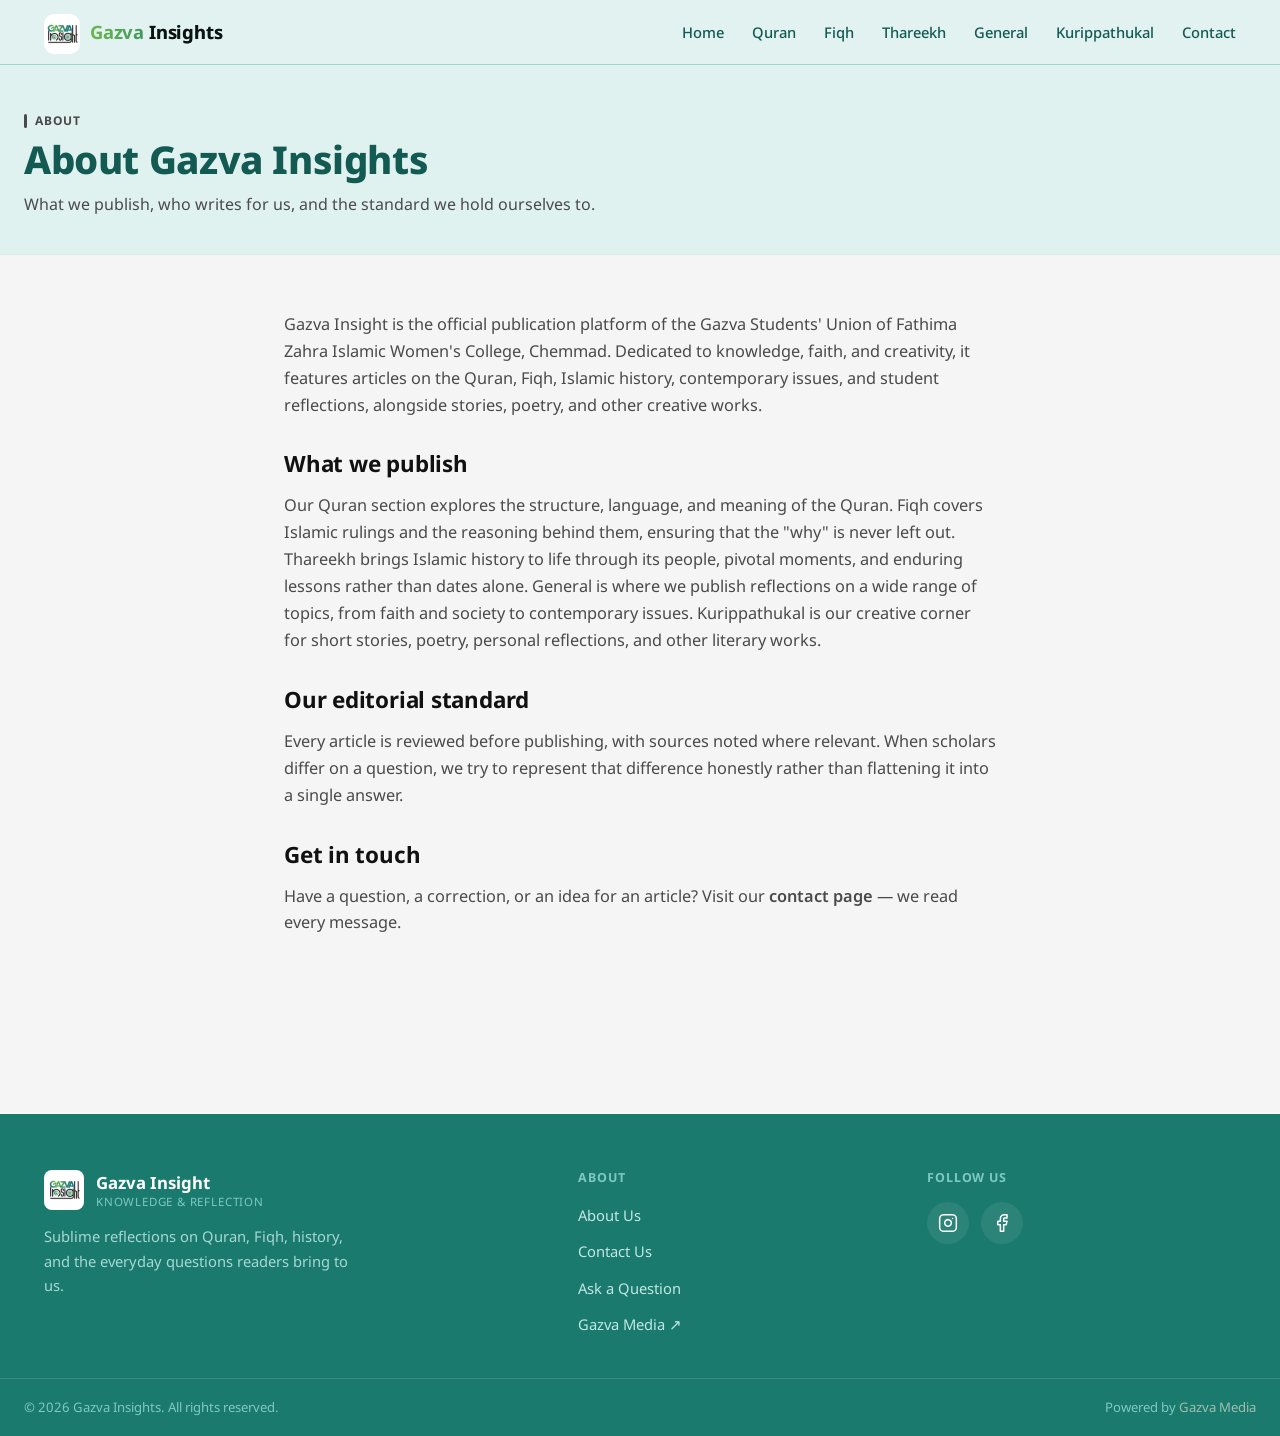
<file: gazva-insights/about.html>
<!DOCTYPE html>
<html lang="en">
<head>
  <meta charset="UTF-8" />
  <meta name="viewport" content="width=device-width, initial-scale=1.0" />
  <title>About — Gazva Insights</title>
  <meta name="description" content="About Gazva Insights — what we publish, who writes for us, and why." />
  <link rel="preconnect" href="https://fonts.googleapis.com" />
  <link rel="preconnect" href="https://fonts.gstatic.com" crossorigin />
  <link href="https://fonts.googleapis.com/css2?family=Noto+Sans:wght@400;500;600;700;800&family=Noto+Sans+Malayalam:wght@400;500;600;700&display=swap" rel="stylesheet" />
  <link rel="stylesheet" href="css/styles.css" />
</head>
<body>
  <a href="#main" class="skip-link">Skip to content</a>

  <div id="siteHeader"></div>

  <main id="main">
    <div class="page-banner">
      <div class="page-banner__inner">
        <span class="eyebrow cat-general">About</span>
        <h1>About Gazva Insights</h1>
        <p>What we publish, who writes for us, and the standard we hold ourselves to.</p>
      </div>
    </div>

    <section class="about-content">
      <p>Gazva Insight is the official publication platform of the Gazva Students' Union of Fathima Zahra Islamic Women's College, Chemmad. Dedicated to knowledge, faith, and creativity, it features articles on the Quran, Fiqh, Islamic history, contemporary issues, and student reflections, alongside stories, poetry, and other creative works.</p>

      <h2>What we publish</h2>
      <p>Our Quran section explores the structure, language, and meaning of the Quran. Fiqh covers Islamic rulings and the reasoning behind them, ensuring that the "why" is never left out. Thareekh brings Islamic history to life through its people, pivotal moments, and enduring lessons rather than dates alone. General is where we publish reflections on a wide range of topics, from faith and society to contemporary issues. Kurippathukal is our creative corner for short stories, poetry, personal reflections, and other literary works.</p>
      <h2>Our editorial standard</h2>
      <p>Every article is reviewed before publishing, with sources noted where relevant. When scholars differ on a question, we try to represent that difference honestly rather than flattening it into a single answer.</p>

      <h2>Get in touch</h2>
      <p>Have a question, a correction, or an idea for an article? Visit our <a href="contact.html" style="color: var(--forest-dark); font-weight: 600;">contact page</a> — we read every message.</p>
    </section>
  </main>

  <div id="siteFooter"></div>

  <script src="js/component.js"></script>
  <script src="js/form.js"></script>
  <script src="js/main.js"></script>
</body>
</html>
</file>
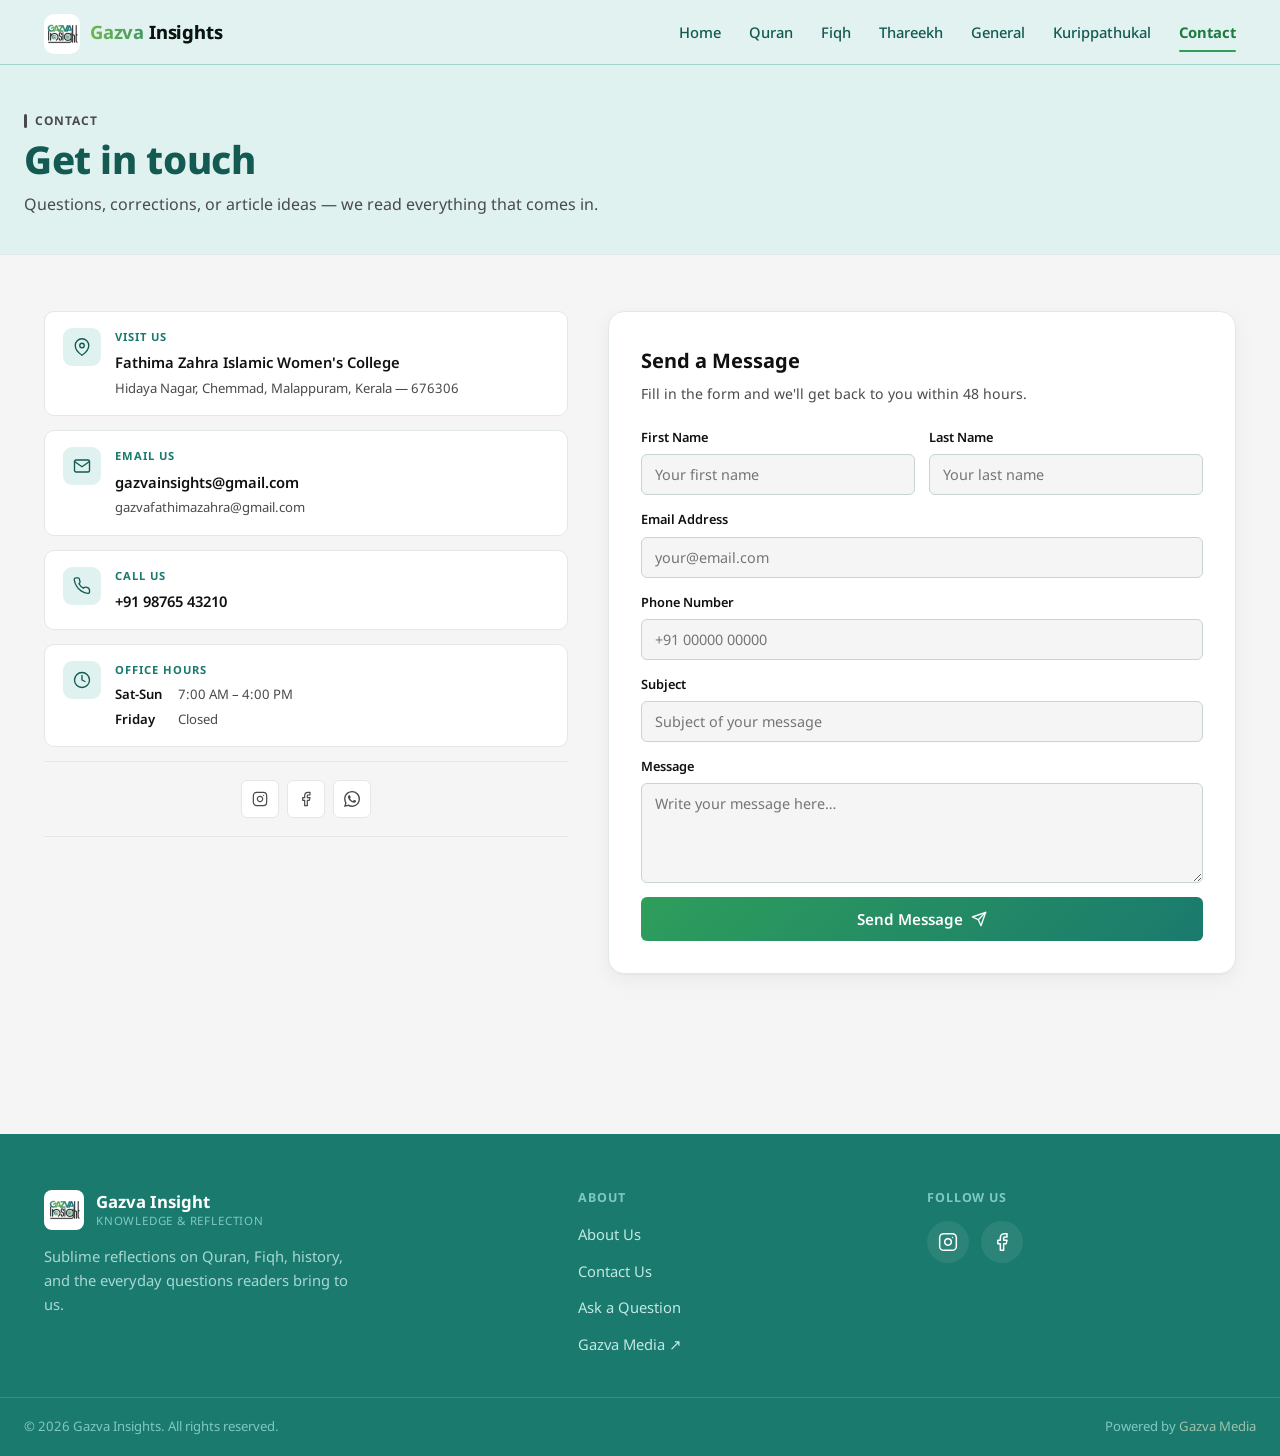
<file: gazva-insights/contact.html>
<!DOCTYPE html>
<html lang="en">
<head>
  <meta charset="UTF-8" />
  <meta name="viewport" content="width=device-width, initial-scale=1.0" />
  <title>Contact — Gazva Insights</title>
  <meta name="description" content="Get in touch with Gazva Insights by email, phone, WhatsApp, or our contact form." />
  <link rel="preconnect" href="https://fonts.googleapis.com" />
  <link rel="preconnect" href="https://fonts.gstatic.com" crossorigin />
  <link href="https://fonts.googleapis.com/css2?family=Noto+Sans:wght@400;500;600;700;800&family=Noto+Sans+Malayalam:wght@400;500;600;700&display=swap" rel="stylesheet" />
  <link rel="stylesheet" href="css/styles.css" />
</head>
<body>
  <a href="#main" class="skip-link">Skip to content</a>

  <div id="siteHeader"></div>

  <main id="main">
    <div class="page-banner">
      <div class="page-banner__inner">
        <span class="eyebrow cat-general">Contact</span>
        <h1>Get in touch</h1>
        <p>Questions, corrections, or article ideas — we read everything that comes in.</p>
      </div>
    </div>
 

<section class="contact-section">
  <div class="contact-wrap">

    <!-- LEFT: Info -->
    <div class="contact-info">

      <div class="contact-info-card">
        <div class="cic-icon">
          <svg width="18" height="18" viewBox="0 0 24 24" fill="none" stroke="currentColor" stroke-width="1.8" stroke-linecap="round" stroke-linejoin="round" aria-hidden="true">
            <path d="M21 10c0 7-9 13-9 13s-9-6-9-13a9 9 0 0 1 18 0z"/><circle cx="12" cy="10" r="3"/>
          </svg>
        </div>
        <div>
          <p class="cic-label">Visit Us</p>
          <p class="cic-value">Fathima Zahra Islamic Women's College</p>
          <p class="cic-sub">Hidaya Nagar, Chemmad, Malappuram, Kerala — 676306</p>
        </div>
      </div>

      <div class="contact-info-card">
        <div class="cic-icon">
          <svg width="18" height="18" viewBox="0 0 24 24" fill="none" stroke="currentColor" stroke-width="1.8" stroke-linecap="round" stroke-linejoin="round" aria-hidden="true">
            <path d="M4 4h16c1.1 0 2 .9 2 2v12c0 1.1-.9 2-2 2H4c-1.1 0-2-.9-2-2V6c0-1.1.9-2 2-2z"/><polyline points="22,6 12,13 2,6"/>
          </svg>
        </div>
        <div>
          <p class="cic-label">Email Us</p>
          <a class="cic-value" href="mailto:gazvainsights@gmail.com">gazvainsights@gmail.com</a>
          <p class="cic-sub"><a href="mailto:gazvafathimazahra@gmail.com">gazvafathimazahra@gmail.com</a></p>
        </div>
      </div>

      <div class="contact-info-card">
        <div class="cic-icon">
          <svg width="18" height="18" viewBox="0 0 24 24" fill="none" stroke="currentColor" stroke-width="1.8" stroke-linecap="round" stroke-linejoin="round" aria-hidden="true">
            <path d="M22 16.92v3a2 2 0 0 1-2.18 2 19.79 19.79 0 0 1-8.63-3.07A19.5 19.5 0 0 1 4.69 12a19.79 19.79 0 0 1-3.07-8.67A2 2 0 0 1 3.6 1.24h3a2 2 0 0 1 2 1.72c.127.96.361 1.903.7 2.81a2 2 0 0 1-.45 2.11L7.91 8.96a16 16 0 0 0 6 6l.92-.92a2 2 0 0 1 2.11-.45c.907.339 1.85.573 2.81.7a2 2 0 0 1 1.72 2.02z"/>
          </svg>
        </div>
        <div>
          <p class="cic-label">Call Us</p>
          <a class="cic-value" href="tel:+919876543210">+91 98765 43210</a>
        </div>
      </div>

      <div class="contact-info-card">
        <div class="cic-icon">
          <svg width="18" height="18" viewBox="0 0 24 24" fill="none" stroke="currentColor" stroke-width="1.8" stroke-linecap="round" stroke-linejoin="round" aria-hidden="true">
            <circle cx="12" cy="12" r="10"/><polyline points="12 6 12 12 16 14"/>
          </svg>
        </div>
        <div style="width:100%">
          <p class="cic-label">Office Hours</p>
          <div class="cic-hours">
            <span class="cic-day">Sat-Sun</span><span class="cic-time">7:00 AM – 4:00 PM</span>
            <span class="cic-day">Friday</span><span class="cic-time">Closed</span>
          </div>
        </div>
      </div>

      <div class="contact-social-row">
  <a href="https://instagram.com/gazvafathimazahra/" class="contact-social-btn" target="_blank" rel="noopener">
    <svg width="16" height="16" viewBox="0 0 24 24" fill="none" stroke="currentColor" stroke-width="1.8" stroke-linecap="round" stroke-linejoin="round" aria-hidden="true">
      <rect x="2" y="2" width="20" height="20" rx="5"/>
      <path d="M16 11.37A4 4 0 1 1 12.63 8 4 4 0 0 1 16 11.37z"/>
      <line x1="17.5" y1="6.5" x2="17.51" y2="6.5"/>
    </svg>
</a>

  <a href="https://www.facebook.com/people/Fathima-Zahra-Islamic-Womens-College-Chemmad-Students-Union-GAZVA/" class="contact-social-btn" target="_blank" rel="noopener">
    <svg width="16" height="16" viewBox="0 0 24 24" fill="none" stroke="currentColor" stroke-width="1.8" stroke-linecap="round" stroke-linejoin="round" aria-hidden="true">
      <path d="M18 2h-3a5 5 0 0 0-5 5v3H7v4h3v8h4v-8h3l1-4h-4V7a1 1 0 0 1 1-1h3z"/>
    </svg>
  </a>


 <a href="https://wa.me/919000000000" class="contact-social-btn" target="_blank" rel="noopener">
  <svg width="16" height="16" viewBox="0 0 24 24" fill="currentColor" aria-hidden="true">
    <path d="M20.52 3.48A11.82 11.82 0 0 0 12.07 0C5.5 0 .15 5.35.15 11.92c0 2.1.55 4.15 1.59 5.96L0 24l6.29-1.65a11.9 11.9 0 0 0 5.78 1.47h.01C18.65 23.82 24 18.47 24 11.9c0-3.18-1.24-6.17-3.48-8.42ZM12.08 21.8h-.01a9.86 9.86 0 0 1-5.02-1.37l-.36-.21-3.73.98 1-3.64-.24-.37a9.83 9.83 0 0 1-1.52-5.27c0-5.44 4.43-9.87 9.88-9.87a9.8 9.8 0 0 1 6.98 2.89 9.8 9.8 0 0 1 2.89 6.98c0 5.44-4.43 9.88-9.87 9.88Zm5.42-7.4c-.3-.15-1.77-.87-2.04-.97-.27-.1-.47-.15-.67.15-.2.3-.77.97-.95 1.17-.17.2-.35.22-.65.07-.3-.15-1.27-.47-2.42-1.49-.89-.8-1.49-1.79-1.67-2.09-.17-.3-.02-.46.13-.61.13-.13.3-.35.45-.52.15-.17.2-.3.3-.5.1-.2.05-.37-.03-.52-.08-.15-.67-1.62-.92-2.22-.24-.58-.49-.5-.67-.51h-.57c-.2 0-.52.07-.8.37-.27.3-1.05 1.02-1.05 2.49s1.07 2.89 1.22 3.09c.15.2 2.1 3.2 5.08 4.48.71.31 1.27.49 1.7.63.72.23 1.38.2 1.9.12.58-.09 1.77-.72 2.02-1.42.25-.69.25-1.29.17-1.42-.08-.12-.28-.2-.58-.35Z"/>
  </svg>
</a>
      </div>
    </div>


    <!-- RIGHT: Form -->
    <div class="contact-form-wrap">
      <div id="formContent">
        <p class="contact-form-title">Send a Message</p>
        <p class="contact-form-sub">Fill in the form and we'll get back to you within 48 hours.</p>

        <form id="contactForm" novalidate>
          <div class="cf-row">
            <div class="cf-group">
              <label for="firstName">First Name</label>
              <input type="text" id="firstName" name="firstName" placeholder="Your first name" required>
            </div>
            <div class="cf-group">
              <label for="lastName">Last Name</label>
              <input type="text" id="lastName" name="lastName" placeholder="Your last name">
            </div>
          </div>
          <div class="cf-group">
            <label for="email">Email Address</label>
            <input type="email" id="email" name="email" placeholder="your@email.com" required>
          </div>
          <div class="cf-group">
            <label for="phone">Phone Number</label>
            <input type="tel" id="phone" name="phone" placeholder="+91 00000 00000">
          </div>
          <div class="cf-group">
            <label for="subject">Subject</label>
            <input type="text" id="subject" name="subject" placeholder="Subject of your message" required>
          </div>
          <div class="cf-group">
            <label for="message">Message</label>
            <textarea id="message" name="message" placeholder="Write your message here…" required></textarea>
          </div>
          <button type="submit" class="cf-submit" id="submitBtn">
            Send Message
            <svg width="16" height="16" viewBox="0 0 24 24" fill="none" stroke="currentColor" stroke-width="2" stroke-linecap="round" stroke-linejoin="round" aria-hidden="true">
              <line x1="22" y1="2" x2="11" y2="13"/><polygon points="22 2 15 22 11 13 2 9 22 2"/>
            </svg>
          </button>
        </form>
      </div>

      <!-- Success state -->
      <div class="cf-success" id="formSuccess">
        <div class="cf-success-icon">
          <svg width="28" height="28" viewBox="0 0 24 24" fill="none" stroke="currentColor" stroke-width="2" stroke-linecap="round" stroke-linejoin="round" aria-hidden="true">
            <polyline points="20 6 9 17 4 12"/>
          </svg>
        </div>
        <p class="cf-success-title">Message Sent!</p>
        <p class="cf-success-text">Jazakallahu Khairan for reaching out.<br>We'll get back to you within 48 hours.</p>
        <button onclick="resetContactForm()" class="cf-reset-btn">Send Another Message</button>
      </div>
    </div>
</div>
  </div>
</section>
  </main>

  <div id="siteFooter"></div>

  <script src="js/component.js"></script>
  <script src="js/form.js"></script>
  <script src="js/main.js"></script>
  <script>
    document.addEventListener("DOMContentLoaded", function () {
      if (window.GazvaForms) {
        window.GazvaForms.bindWeb3Form("contactForm", "contactFormStatus", {
          subject: "New contact form submission — Gazva Insights",
        });
      }
    });
  </script>
</body>
</html>
</file>
<file: gazva-insights/css/styles.css>
/* ==========================================================================
   GAZVA INSIGHTS — Global Stylesheet
   Design tokens + shared components (navbar, footer, cards, sidebar, forms)
   ========================================================================== */

:root {
  /* ── Core surfaces ── */
  --paper:          #F5F5F5;      /* off-white page background */
  --paper-raised:   #FFFFFF;      /* card / panel surfaces */
  --ink:            #111111;      /* headings, strong text */
  --ink-soft:       #4A4A4A;      /* body text, descriptions */
  --ink-muted:      #888888;      /* meta, dates, captions */

  /* ── Brand green (primary) ── */
  --leaf:           #2E9E5B;      /* Forest Green — buttons, active states */
  --leaf-dark:      #1F7A42;
  --primary:        #6eb84f;      /* primary color */
    --primary2 :      #05697a;      /* secondary color */
  --leaf-light:     #E6F7ED;      /* green tint surfaces */

  /* ── Brand teal (secondary) ── */
  --teal:           #1A7A6E;      /* Deep Teal — secondary actions */
  --teal-dark:      #125A52;      /* hover on teal, footer headings */

  --teal-light:     #E0F2F0;      /* teal tint surfaces */

  /* ── Ocean blue (accent) ── */
  --blue:           #1C6B9A;      /* Ocean Blue — links, badges, highlights */
  --blue-dark:      #145078;      /* hover on blue */
  --blue-light:     #E3EFF7;      /* blue tint surfaces */

  /* ── Supporting tones ── */
  --mint:           #5CC48A;      /* lighter green — hover fills, icons */
  --teal-mid:       #2E9E8A;      /* mid teal — gradient midpoint */
  --sky:            #3A8FC4;      /* sky blue — softer blue uses */

  /* ── Logo gradient ── */
  --gradient-logo: linear-gradient(135deg, #3DB05C, #1A7A6E, #1C6B9A);
  --primary-gradient: linear-gradient(90deg, #6eb84f 0%, #05697a 100%);

  /* ── Borders ── */
  --line:           #E2E8E6;      /* default border */
  --line-strong:    #C8D4D0;      /* hover / emphasis border */

  /* ── Category wayfinding ── */
  --cat-quran:        #1A7A6E;    /* deep teal */
  --cat-fiqh:         #2E9E5B;    /* forest green */
  --cat-thareekh:     #1C6B9A;    /* ocean blue */
  --cat-general:      #4A4A4A;    /* ink soft */
  --cat-kurippathukal:#5CC48A;    /* mint */

  /* ── Type ── */
  --font-base:    "Noto Sans", "Noto Sans Malayalam", -apple-system, "Segoe UI", sans-serif;
  --font-display: "Noto Sans", "Noto Sans Malayalam", -apple-system, "Segoe UI", sans-serif;

  /* ── Layout ── */
  --max-width:     1240px;
  --radius-sm:     6px;
  --radius-md:     10px;
  --radius-lg:     16px;
  --shadow-card:   0 1px 2px rgba(17,17,17,0.04), 0 6px 20px rgba(17,17,17,0.05);
  --shadow-raised: 0 4px 10px rgba(17,17,17,0.06), 0 14px 32px rgba(17,17,17,0.08);
  --ease:          cubic-bezier(0.2, 0.7, 0.2, 1);
}

  
/* ---------- Reset ---------- */
* { box-sizing: border-box; }
html { scroll-behavior: smooth; }
body {
  margin: 0;
  font-family: var(--font-base);
  background: var(--paper);
  color: var(--ink);
  line-height: 1.65;
  -webkit-font-smoothing: antialiased;
}
img { max-width: 100%; display: block; }
a { color: inherit; text-decoration: none; }
ul { margin: 0; padding: 0; }
button { font-family: inherit; cursor: pointer; }
h1, h2, h3, h4 { font-family: var(--font-display); margin: 0; line-height: 1.25; letter-spacing: -0.01em; }
p { margin: 0; }

:focus-visible {
  outline: 2px solid var(--leaf);
  outline-offset: 3px;
  border-radius: 4px;
}

@media (prefers-reduced-motion: reduce) {
  *, *::before, *::after {
    animation-duration: 0.001ms !important;
    transition-duration: 0.001ms !important;
    scroll-behavior: auto !important;
  }
}

.container {
  max-width: var(--max-width);
  margin: 0 auto;
  padding: 0 24px;
}

/* ---------- Eyebrow ---------- */
.eyebrow {
  display: inline-flex;
  align-items: center;
  gap: 8px;
  font-size: 0.75rem;
  font-weight: 700;
  letter-spacing: 0.08em;
  text-transform: uppercase;
  color: var(--teal-dark);
}
.eyebrow::before {
  content: "";
  width: 3px;
  height: 14px;
  border-radius: 2px;
  background: var(--leaf);
  display: inline-block;
}

.eyebrow.cat-quran::before         { background: var(--cat-quran); }
.eyebrow.cat-fiqh::before          { background: var(--cat-fiqh); }
.eyebrow.cat-thareekh::before      { background: var(--cat-thareekh); }
.eyebrow.cat-general::before       { background: var(--cat-general); }
.eyebrow.cat-kurippathukal::before { background: var(--cat-kurippathukal); }

.eyebrow.cat-quran         { color: var(--cat-quran); }
.eyebrow.cat-fiqh          { color: var(--cat-fiqh); }
.eyebrow.cat-thareekh      { color: var(--cat-thareekh); }
.eyebrow.cat-general       { color: var(--cat-general); }
.eyebrow.cat-kurippathukal { color: #3a9a70; }

/* ---------- Buttons ---------- */
.btn {
  display: inline-flex;
  align-items: center;
  justify-content: center;
  gap: 8px;
  padding: 12px 24px;
  border-radius: var(--radius-sm);
  font-size: 0.95rem;
  font-weight: 600;
  border: 1px solid transparent;
  transition: transform 0.15s var(--ease), box-shadow 0.15s var(--ease), background 0.15s var(--ease);
}
.btn-primary {
  background: var(--leaf);
  color: #fff;
}
.btn-primary:hover {
  background: var(--leaf-dark);
  transform: translateY(-1px);
  box-shadow: var(--shadow-card);
}
.btn-outline {
  background: transparent;
  border-color: var(--line-strong);
  color: var(--ink);
}
.btn-outline:hover {
  border-color: var(--leaf);
  color: var(--leaf-dark);
}
.btn-block { width: 100%; }

/* ==========================================================================
   NAVBAR
   ========================================================================== */
.site-header {
  position: sticky;
  top: 0;
  z-index: 100;
  background: rgba(224, 242, 240, 0.96);
  backdrop-filter: blur(8px);
  border-bottom: 1px solid #9FD4CC;
}
.navbar {
  display: flex;
  align-items: center;
  justify-content: space-between;
  padding: 14px 24px;
  max-width: var(--max-width);
  margin: 0 auto;
}
.navbar__brand {
  display: flex;
  align-items: center;
  gap: 10px;
}
.navbar__logo {
  width: 36px;
  height: 36px;
  flex-shrink: 0;
}
.navbar__name {
  font-weight: 700;
  font-size: 1.15rem;
  letter-spacing: -0.01em;

  background: linear-gradient(90deg, #6eb84f 0%, #05697a 100%);
  background-clip: text;
  -webkit-background-clip: text;

  color: transparent;
  -webkit-text-fill-color: transparent;
}
.navbar__name span {
  color: var(--ink);
  -webkit-text-fill-color: var(--ink);
}
.navbar__links {
  display: flex;
  align-items: center;
  gap: 28px;
  list-style: none;
}
.navbar__links a {
  font-size: 0.92rem;
  font-weight: 500;
  color: var(--teal-dark);
  position: relative;
  padding: 6px 0;
  transition: color 0.15s var(--ease);
}
.navbar__links a:hover {
  color: var(--leaf-dark);
}
.navbar__links a.is-active {
  color: var(--leaf-dark);
  font-weight: 700;
}
.navbar__links a.is-active::after {
  content: "";
  position: absolute;
  left: 0;
  bottom: -4px;
  width: 100%;
  height: 2px;
  background: var(--leaf);
  border-radius: 2px;
}
.navbar__toggle {
  display: none;
  background: none;
  border: none;
  padding: 6px;
}
.navbar__toggle svg { width: 24px; height: 24px; }

/* Navbar CTA button override */
.navbar .btn-primary {
  background: var(--teal);
  color: #fff;
}
.navbar .btn-primary:hover {
  background: var(--teal-dark);
}

@media (max-width: 860px) {
  .navbar__links {
    position: fixed;
    top: 65px;
    left: 0;
    right: 0;
    background: #E0F2F0;
    flex-direction: column;
    align-items: flex-start;
    gap: 4px;
    padding: 16px 24px 24px;
    border-bottom: 1px solid #9FD4CC;
    box-shadow: var(--shadow-raised);
    transform: translateY(-12px);
    opacity: 0;
    visibility: hidden;
    transition: transform 0.2s var(--ease), opacity 0.2s var(--ease), visibility 0.2s;
  }
  .navbar__links.is-open {
    transform: translateY(0);
    opacity: 1;
    visibility: visible;
  }
  .navbar__links a {
    width: 100%;
    padding: 10px 0;
  }
  .navbar__toggle { display: inline-flex; }
}

/* ==========================================================================
   FOOTER
   ========================================================================== */
.site-footer {
  background: var(--teal);
  color: #E0F2F0;
  margin-top: 80px;
}
.footer__top {
  max-width: var(--max-width);
  margin: 0 auto;
  padding: 56px 24px 40px;
  display: grid;
  grid-template-columns: 1.6fr 1fr 1fr;
  gap: 40px;
}
.footer__brand {
  display: flex;
  align-items: center;
  gap: 10px;
  margin-bottom: 14px;
}
.footer__brand .navbar__logo { width: 32px; height: 32px; }
.footer__brand-name {
  font-weight: 700;
  font-size: 1.05rem;
  color: #fff;
}
.footer__tagline {
  color: #A8D8D4;
  font-size: 0.92rem;
  max-width: 320px;
}
.footer__heading {
  font-size: 0.78rem;
  font-weight: 700;
  letter-spacing: 0.07em;
  text-transform: uppercase;
  color: #7FC8C2;
  margin-bottom: 16px;
}
.footer__links { display: flex; flex-direction: column; gap: 10px; list-style: none; }
.footer__links a {
  color: #C2E8E4;
  font-size: 0.92rem;
  transition: color 0.15s var(--ease);
}
.footer__links a:hover { color: #fff; }
.footer__socials { display: flex; gap: 12px; margin-top: 16px; }
.footer__social-btn {
  width: 38px;
  height: 38px;
  border-radius: 50%;
  background: rgba(255,255,255,0.1);
  display: inline-flex;
  align-items: center;
  justify-content: center;
  transition: background 0.15s var(--ease), transform 0.15s var(--ease);
}
.footer__social-btn:hover {
  background: var(--leaf);
  transform: translateY(-2px);
}
.footer__social-btn svg { width: 18px; height: 18px; fill: #fff; }
.footer__bottom {
  border-top: 1px solid rgba(255,255,255,0.12);
  padding: 18px 24px;
}
.footer__bottom-inner {
  max-width: var(--max-width);
  margin: 0 auto;
  display: flex;
  justify-content: space-between;
  flex-wrap: wrap;
  gap: 8px;
  font-size: 0.82rem;
  color: #7FC8C2;
}

/* ── Brand column ── */
.footer__col--brand .footer__brand {
  display: flex;
  align-items: center;
  gap: 12px;
  margin-bottom: 14px;
}
.footer__logo-img {
  width: 40px;
  height: 40px;
  border-radius: 8px;
  object-fit: contain;
  flex-shrink: 0;
}
.footer__brand-text {
  display: flex;
  flex-direction: column;
  line-height: 1.25;
}
.footer__brand-subline {
  font-size: 0.72rem;
  color: #7FC8C2;
  letter-spacing: 0.07em;
  text-transform: uppercase;
  margin-top: 2px;
}

/* ── Follow Us ── */
.footer__links--social { display: flex; flex-direction: column; gap: 12px; }
.footer__links--social a {
  display: flex;
  align-items: center;
  gap: 10px;
  color: #C2E8E4;
  font-size: 0.92rem;
  transition: color 0.15s var(--ease);
}
.footer__links--social a:hover { color: #fff; }
.footer__follow-icon {
  width: 30px;
  height: 30px;
  border-radius: 50%;
  display: flex;
  align-items: center;
  justify-content: center;
  flex-shrink: 0;
  transition: transform 0.15s var(--ease);
}
.footer__links--social a:hover .footer__follow-icon { transform: translateY(-2px); }
.footer__follow-icon svg { width: 15px; height: 15px; }
.footer__follow-icon--insta {
  background: linear-gradient(135deg, #f09433, #e6683c, #dc2743, #cc2366, #bc1888);
  color: #fff;
}
.footer__follow-icon--fb  { background: #1877F2; color: #fff; }
.footer__follow-icon--wa  { background: #25D366; color: #fff; }

@media (max-width: 960px) {
  .footer__top { grid-template-columns: 1fr 1fr; gap: 32px; }
  .footer__col--brand { grid-column: span 2; }
}
@media (max-width: 760px) {
  .footer__top { grid-template-columns: 1fr; gap: 28px; }
  .footer__col--brand { grid-column: span 1; }
  .footer__bottom-inner { flex-direction: column; text-align: center; }
}

/* ==========================================================================
   LAYOUT: content + sidebar
   ========================================================================== */
.page-layout {
  display: grid;
  grid-template-columns: 1fr 320px;
  gap: 48px;
  max-width: var(--max-width);
  margin: 0 auto;
  padding: 48px 24px 80px;
  align-items: start;
}
.page-layout__main { min-width: 0; }

@media (max-width: 960px) {
  .page-layout { grid-template-columns: 1fr; }
}

/* ---------- Sidebar ---------- */
.ask-sidebar {
  position: sticky;
  top: 96px;
  background: var(--paper-raised);
  border: 1px solid var(--line);
  border-radius: var(--radius-lg);
  padding: 28px;
  box-shadow: var(--shadow-card);
}
.ask-sidebar__title {
  font-size: 1.15rem;
  font-weight: 700;
  margin-bottom: 6px;
  color: var(--teal-dark);
}
.ask-sidebar__desc {
  font-size: 0.88rem;
  color: var(--ink-soft);
  margin-bottom: 18px;
}
.ask-sidebar .form-field { margin-bottom: 14px; }

/* ==========================================================================
   FORMS
   ========================================================================== */
.form-field { display: flex; flex-direction: column; gap: 6px; }
.form-field label {
  font-size: 0.82rem;
  font-weight: 600;
  color: var(--ink);
}
.form-field input,
.form-field textarea,
.form-field select {
  font-family: inherit;
  font-size: 0.92rem;
  padding: 11px 13px;
  border: 1px solid var(--line-strong);
  border-radius: var(--radius-sm);
  background: var(--paper);
  color: var(--ink);
  transition: border-color 0.15s var(--ease), box-shadow 0.15s var(--ease);
  width: 100%;
}
.form-field textarea { resize: vertical; min-height: 96px; }
.form-field input:focus,
.form-field textarea:focus,
.form-field select:focus {
  border-color: var(--leaf);
  box-shadow: 0 0 0 3px rgba(46, 158, 91, 0.15);
  outline: none;
}
.form-status {
  font-size: 0.85rem;
  margin-top: 10px;
  padding: 10px 12px;
  border-radius: var(--radius-sm);
  display: none;
}
.form-status.is-visible { display: block; }
.form-status.is-success {
  background: var(--leaf-light);
  color: var(--leaf-dark);
}
.form-status.is-error {
  background: #FBEAEA;
  color: #A5302A;
}
.form-status.is-loading {
  background: var(--blue-light);
  color: var(--blue-dark);
}

/* ==========================================================================
   CARDS
   ========================================================================== */
.card {
  background: var(--paper-raised);
  border: 1px solid var(--line);
  border-radius: var(--radius-md);
  overflow: hidden;
  transition: transform 0.2s var(--ease), box-shadow 0.2s var(--ease), border-color 0.2s var(--ease);
  display: flex;
  flex-direction: column;
}
.card:hover {
  transform: translateY(-3px);
  box-shadow: var(--shadow-raised);
  border-color: var(--line-strong);
}
.card__media {
  aspect-ratio: 16/10;
  background: var(--teal-light);
  overflow: hidden;
}
.card__media img { width: 100%; height: 100%; object-fit: cover; }
.card__body { padding: 18px 20px 22px; display: flex; flex-direction: column; gap: 10px; flex: 1; }
.card__title {
  font-size: 1.05rem;
  font-weight: 700;
  color: var(--ink);
}
.card:hover .card__title { color: var(--teal-dark); }
.card__excerpt {
  font-size: 0.88rem;
  color: var(--ink-soft);
  flex: 1;
}
.card__meta {
  font-size: 0.78rem;
  color: var(--ink-muted);
  display: flex;
  align-items: center;
  gap: 6px;
  margin-top: auto;
}
.card__meta .dot { width: 3px; height: 3px; border-radius: 50%; background: var(--line-strong); }

.is-hidden { display: none !important; }

/* ── Mosaic ── */
.mosaic {
  display: grid;
  grid-template-columns: repeat(4, 1fr);
  grid-auto-rows: 1fr;
  gap: 20px;
}
.mosaic .card--lead { grid-column: span 2; grid-row: span 2; }
.mosaic .card--lead .card__media { aspect-ratio: 16/11; }
.mosaic .card--lead .card__title { font-size: 1.4rem; }
.mosaic .card--wide { grid-column: span 2; }

@media (max-width: 860px) {
  .mosaic { grid-template-columns: repeat(2, 1fr); }
  .mosaic .card--lead { grid-column: span 2; grid-row: span 1; }
  .mosaic .card--wide { grid-column: span 2; }
}
@media (max-width: 560px) {
  .mosaic { grid-template-columns: 1fr; }
  .mosaic .card--lead, .mosaic .card--wide { grid-column: span 1; }
}

/* ── Post grid ── */
.post-grid {
  display: grid;
  grid-template-columns: repeat(2, 1fr);
  gap: 22px;
}
@media (max-width: 700px) {
  .post-grid { grid-template-columns: 1fr; }
}

.load-more-wrap { display: flex; justify-content: center; margin-top: 36px; }

/* ==========================================================================
   HERO
   ========================================================================== */
.hero {
  border-bottom: 1px solid var(--line);
  background:
    radial-gradient(circle at 85% 20%, rgba(46, 158, 91, 0.07), transparent 55%),
    var(--paper);
}
.hero__inner {
  max-width: var(--max-width);
  margin: 0 auto;
  padding: 72px 24px 64px;
  display: grid;
  grid-template-columns: 1.1fr 0.9fr;
  gap: 56px;
  align-items: center;
}
.hero__eyebrow {
  font-size: 0.78rem;
  font-weight: 700;
  letter-spacing: 0.1em;
  text-transform: uppercase;
  color: var(--leaf);
  margin-bottom: 18px;
  display: block;
}
.hero__title {
  font-size: clamp(2.1rem, 4vw, 3.2rem);
  font-weight: 800;
  color: var(--ink);
  letter-spacing: -0.02em;
  margin-bottom: 18px;
}
.hero__title .accent { color: var(--leaf); }
.hero__tagline {
  font-size: 1.08rem;
  color: var(--ink-soft);
  max-width: 480px;
  margin-bottom: 30px;
}
.hero__ctas { display: flex; gap: 14px; align-items: center; }
.hero__feature {
  background: var(--paper-raised);
  border: 1px solid var(--line);
  border-radius: var(--radius-lg);
  box-shadow: var(--shadow-raised);
  overflow: hidden;
}
.hero__feature-media { aspect-ratio: 16/10; background: var(--teal-light); }
.hero__feature-media img { width: 100%; height: 100%; object-fit: cover; }
.hero__feature-body { padding: 22px 24px 26px; }
.hero__feature-tag {
  font-size: 0.72rem;
  font-weight: 700;
  letter-spacing: 0.07em;
  text-transform: uppercase;
  color: var(--blue);
  margin-bottom: 8px;
  display: block;
}
.hero__feature-title { font-size: 1.2rem; font-weight: 700; margin-bottom: 8px; color: var(--ink); }
.hero__feature-excerpt { font-size: 0.9rem; color: var(--ink-soft); }

@media (max-width: 900px) {
  .hero__inner { grid-template-columns: 1fr; padding-top: 48px; }
}

/* ==========================================================================
   PAGE BANNER
   ========================================================================== */
.section-head {
  display: flex;
  align-items: baseline;
  justify-content: space-between;
  margin-bottom: 28px;
  flex-wrap: wrap;
  gap: 12px;
}
.section-head h1, .section-head h2 { font-size: 1.8rem; font-weight: 800; }
.section-head__desc { color: var(--ink-soft); font-size: 0.95rem; max-width: 560px; margin-top: 6px; }

.page-banner {
  border-bottom: 1px solid var(--line);
  padding: 44px 24px 36px;
  background: var(--teal-light);
}
.page-banner__inner { max-width: var(--max-width); margin: 0 auto; }
.page-banner h1 {
  font-size: clamp(1.8rem, 3vw, 2.4rem);
  font-weight: 800;
  color: var(--teal-dark);
}
.page-banner p { color: var(--ink-soft); margin-top: 8px; max-width: 600px; }

/* ==========================================================================
   ARTICLE PAGE
   ========================================================================== */
.article-header { margin-bottom: 28px; }
.article-header__title {
  font-size: clamp(1.7rem, 3vw, 2.3rem);
  font-weight: 800;
  margin: 12px 0 16px;
  color: var(--ink);
}
.article-meta {
  display: flex;
  align-items: center;
  gap: 14px;
  flex-wrap: wrap;
  font-size: 0.88rem;
  color: var(--ink-soft);
}
.article-meta__author { display: flex; align-items: center; gap: 10px; }
.article-meta__avatar {
  width: 38px;
  height: 38px;
  border-radius: 50%;
  background: var(--teal-light);
  flex-shrink: 0;
  overflow: hidden;
}
.article-meta__avatar img { width: 100%; height: 100%; object-fit: cover; }
.article-meta__name { font-weight: 700; color: var(--ink); display: block; }
.article-meta__role { font-size: 0.8rem; color: var(--ink-soft); }

.article-cover {
  width: 100%;
  aspect-ratio: 16/8;
  border-radius: var(--radius-lg);
  background: var(--teal-light);
  overflow: hidden;
  margin-bottom: 32px;
}
.article-cover img { width: 100%; height: 100%; object-fit: cover; }

.article-body { font-size: 1.04rem; color: var(--ink); max-width: 720px; }
.article-body p { margin-bottom: 20px; }
.article-body h2 { font-size: 1.4rem; font-weight: 700; margin: 36px 0 16px; }
.article-body blockquote {
  border-left: 3px solid var(--blue);
  background: var(--blue-light);
  margin: 28px 0;
  padding: 20px 24px;
  border-radius: 0 var(--radius-sm) var(--radius-sm) 0;
  font-size: 1.08rem;
  font-style: italic;
  color: var(--blue-dark);
}
.article-body blockquote cite {
  display: block;
  margin-top: 10px;
  font-size: 0.82rem;
  font-style: normal;
  font-weight: 700;
  color: var(--blue);
}

/* ── Share row ── */
.share-row {
  display: flex;
  align-items: center;
  gap: 14px;
  margin: 36px 0;
  padding: 20px 0;
  border-top: 1px solid var(--line);
  border-bottom: 1px solid var(--line);
}
.share-row__label { font-size: 0.85rem; font-weight: 700; color: var(--ink-soft); }
.share-btn {
  width: 40px;
  height: 40px;
  border-radius: 50%;
  display: inline-flex;
  align-items: center;
  justify-content: center;
  background: var(--teal-light);
  transition: background 0.15s var(--ease), transform 0.15s var(--ease);
}
.share-btn svg { width: 18px; height: 18px; fill: var(--teal-dark); }
.share-btn:hover { background: var(--leaf); transform: translateY(-2px); }
.share-btn:hover svg { fill: #fff; }

/* ── Comments ── */
.comments-section { margin-top: 48px; max-width: 720px; }
.comments-section h3 { font-size: 1.25rem; font-weight: 700; margin-bottom: 18px; }
.comment-form {
  background: var(--paper-raised);
  border: 1px solid var(--line);
  border-radius: var(--radius-md);
  padding: 24px;
}
.comment-form .form-field { margin-bottom: 16px; }
.comment-form-row { display: grid; grid-template-columns: 1fr 1fr; gap: 16px; }
@media (max-width: 560px) { .comment-form-row { grid-template-columns: 1fr; } }

/* ==========================================================================
   CONTACT PAGE
   ========================================================================== */
.contact-grid {
  display: grid;
  grid-template-columns: 0.85fr 1.15fr;
  gap: 48px;
  max-width: var(--max-width);
  margin: 0 auto;
  padding: 56px 24px 80px;
}
@media (max-width: 860px) { .contact-grid { grid-template-columns: 1fr; } }

.contact-cards { display: flex; flex-direction: column; gap: 16px; }
.contact-card {
  display: flex;
  gap: 16px;
  align-items: flex-start;
  background: var(--paper-raised);
  border: 1px solid var(--line);
  border-radius: var(--radius-md);
  padding: 20px;
  transition: border-color 0.15s var(--ease), box-shadow 0.15s var(--ease);
}
.contact-card:hover { border-color: var(--line-strong); box-shadow: var(--shadow-card); }
.contact-card__icon {
  width: 44px;
  height: 44px;
  border-radius: 50%;
  background: var(--teal-light);
  display: flex;
  align-items: center;
  justify-content: center;
  flex-shrink: 0;
}
.contact-card__icon svg { width: 20px; height: 20px; fill: var(--teal-dark); }
.contact-card__title { font-weight: 700; margin-bottom: 4px; color: var(--ink); }
.contact-card__detail { color: var(--ink-soft); font-size: 0.92rem; }
.contact-card__detail a { color: var(--teal); font-weight: 600; }
.contact-card__detail a:hover { color: var(--teal-dark); }

.contact-form-panel {
  background: var(--paper-raised);
  border: 1px solid var(--line);
  border-radius: var(--radius-lg);
  padding: 32px;
  box-shadow: var(--shadow-card);
}
.contact-form-row { display: grid; grid-template-columns: 1fr 1fr; gap: 16px; }
@media (max-width: 560px) { .contact-form-row { grid-template-columns: 1fr; } }

/* ── Floating contact ── */
.contact-floating {
  max-width: 720px;
  margin: 0 auto;
  padding: 56px 24px 80px;
}
.contact-floating__header { text-align: center; margin-bottom: 32px; }
.contact-floating__header p { color: var(--ink-soft); font-size: 0.95rem; }
.contact-channel-grid {
  display: grid;
  grid-template-columns: repeat(3, 1fr);
  gap: 14px;
  margin-bottom: 20px;
}
.contact-channel-card {
  display: flex;
  flex-direction: column;
  align-items: center;
  text-align: center;
  gap: 12px;
  background: var(--paper-raised);
  border: 1px solid var(--line);
  border-radius: var(--radius-lg);
  padding: 28px 16px;
  text-decoration: none;
  color: inherit;
  transition: border-color 0.15s var(--ease), box-shadow 0.15s var(--ease), transform 0.15s var(--ease);
}
.contact-channel-card:hover {
  border-color: var(--leaf);
  box-shadow: var(--shadow-card);
  transform: translateY(-2px);
}
.contact-channel-card__icon {
  width: 52px;
  height: 52px;
  border-radius: 50%;
  display: flex;
  align-items: center;
  justify-content: center;
}
.contact-channel-card__icon--green { background: var(--leaf-light);  color: var(--leaf-dark); }
.contact-channel-card__icon--amber { background: var(--blue-light);  color: var(--blue-dark); }
.contact-channel-card__icon--teal  { background: var(--teal-light);  color: var(--teal-dark); }
.contact-channel-card__title { font-weight: 700; font-size: 0.95rem; color: var(--ink); }
.contact-channel-card__sub   { font-size: 0.82rem; color: var(--ink-soft); word-break: break-all; }
.contact-social-row {
  display: flex;
  align-items: center;
  justify-content: center;
  gap: 14px;
  margin-bottom: 32px;
  padding: 18px 0;
  border-top: 1px solid var(--line);
  border-bottom: 1px solid var(--line);
}
.contact-social-row__label {
  font-size: 0.82rem;
  font-weight: 700;
  color: var(--ink-soft);
  text-transform: uppercase;
  letter-spacing: 0.07em;
}
.contact-social-row__icons { display: flex; gap: 10px; }
.contact-social-btn {
  width: 38px;
  height: 38px;
  border-radius: 50%;
  background: var(--teal-light);
  display: flex;
  align-items: center;
  justify-content: center;
  color: var(--teal-dark);
  transition: background 0.15s var(--ease), transform 0.15s var(--ease);
}
.contact-social-btn:hover {
  background: var(--leaf);
  color: #fff;
  transform: translateY(-2px);
}
.contact-form-panel h2 { font-size: 1.2rem; font-weight: 700; color: var(--ink); margin-bottom: 6px; }
.contact-form-panel > p { color: var(--ink-soft); font-size: 0.92rem; margin-bottom: 22px; }
.contact-form-panel .form-field { margin-bottom: 16px; }
.contact-form-panel .btn { margin-top: 4px; width: 100%; }

@media (max-width: 560px) {
  .contact-channel-grid { grid-template-columns: 1fr; }
  .contact-channel-card { flex-direction: row; text-align: left; padding: 18px 20px; }
  .contact-form-panel { padding: 22px 18px; }
}

/* ==========================================================================
   ABOUT PAGE
   ========================================================================== */
.about-content {
  max-width: 760px;
  margin: 0 auto;
  padding: 56px 24px 80px;
}
.about-content p { margin-bottom: 18px; color: var(--ink-soft); font-size: 1.02rem; }
.about-content h2 { font-size: 1.4rem; font-weight: 700; margin: 32px 0 14px; color: var(--ink); }

/* ==========================================================================
   UTILITY
   ========================================================================== */
.visually-hidden {
  position: absolute;
  width: 1px;
  height: 1px;
  overflow: hidden;
  clip: rect(0,0,0,0);
}
.skip-link {
  position: absolute;
  left: -9999px;
  top: 0;
  background: var(--leaf);
  color: #fff;
  padding: 10px 16px;
  z-index: 200;
}
.skip-link:focus { left: 12px; top: 12px; }

/* ==========================================================================
   HERO ANIMATION
   ========================================================================== */
.hero-title,
.hero-text,
.hero-buttons {
  opacity: 0;
  transform: scale(0.8);
  animation: zoomIn 0.8s ease-out forwards;
}
.hero-title   { animation-delay: 0.2s; }
.hero-text    { animation-delay: 0.5s; }
.hero-buttons { animation-delay: 0.8s; }

@keyframes zoomIn {
  from { opacity: 0; transform: scale(0.8); }
  to   { opacity: 1; transform: scale(1); }
}
/* ==========================================================================
   CONTACT PAGE — redesigned
   ========================================================================== */
   .contact-social-row {
  display: flex;
  gap: 8px;
  flex-wrap: wrap;
}

.contact-social-btn {
  display: inline-flex;
  align-items: center;
  gap: 7px;
  padding: 8px 14px;
  border-radius: var(--radius-sm);
  border: 1px solid var(--line);
  background: var(--paper-raised);
  color: var(--ink-soft);           /* ← this sets SVG stroke colour */
  font-size: 0.82rem;
  font-weight: 500;
  font-family: inherit;
  text-decoration: none;            /* ← removes underline on <a> */
  cursor: pointer;
  transition: all 0.15s var(--ease);
  line-height: 1;                   /* ← stops text/icon misalignment */
}

.contact-social-btn svg {
  flex-shrink: 0;
  display: block;
}

.contact-social-btn:hover {
  border-color: var(--teal);
  color: var(--teal-dark);
  background: var(--teal-light);
}

.contact-divider {
  width: 44px;
  height: 3px;
  background: linear-gradient(90deg, var(--leaf), var(--teal), var(--blue));
  border-radius: 2px;
  margin: 14px 0 16px;
}

.contact-section {
  padding: 56px 0 80px;
}

.contact-wrap {
  max-width: var(--max-width);
  margin: 0 auto;
  padding: 0 24px;
  display: grid;
  grid-template-columns: 1fr 1.2fr;
  gap: 40px;
  align-items: start;
}

/* ── Info column ── */
.contact-info {
  display: flex;
  flex-direction: column;
  gap: 14px;
}

.contact-info-card {
  display: flex;
  align-items: flex-start;
  gap: 14px;
  background: var(--paper-raised);
  border: 1px solid var(--line);
  border-radius: var(--radius-md);
  padding: 16px 18px;
  transition: border-color 0.15s var(--ease), box-shadow 0.15s var(--ease);
}

.contact-info-card:hover {
  border-color: var(--teal);
  box-shadow: var(--shadow-card);
}

.cic-icon {
  width: 38px;
  height: 38px;
  border-radius: 9px;
  background: var(--teal-light);
  display: flex;
  align-items: center;
  justify-content: center;
  flex-shrink: 0;
  color: var(--teal-dark);
}

.cic-label {
  font-size: 0.7rem;
  font-weight: 700;
  letter-spacing: 0.09em;
  text-transform: uppercase;
  color: var(--teal);
  margin-bottom: 4px;
}

.cic-value {
  font-size: 0.92rem;
  font-weight: 600;
  color: var(--ink);
  text-decoration: none;
  display: block;
}

a.cic-value:hover { color: var(--teal); }

.cic-sub {
  font-size: 0.82rem;
  color: var(--ink-soft);
  margin-top: 3px;
}

.cic-sub a {
  color: var(--ink-soft);
  text-decoration: none;
}

.cic-sub a:hover { color: var(--teal); }

.cic-hours {
  display: grid;
  grid-template-columns: auto 1fr;
  gap: 3px 16px;
  margin-top: 4px;
}

.cic-day {
  font-size: 0.82rem;
  font-weight: 600;
  color: var(--ink);
}

.cic-time {
  font-size: 0.82rem;
  color: var(--ink-soft);
}

/* ── Social buttons ── */
.contact-social-row {
  display: flex;
  gap: 8px;
  flex-wrap: wrap;
}

.contact-social-btn {
  display: inline-flex;
  align-items: center;
  gap: 7px;
  padding: 8px 14px;
  border-radius: var(--radius-sm);
  border: 1px solid var(--line);
  background: var(--paper-raised);
  color: var(--ink-soft);
  font-size: 0.82rem;
  font-weight: 500;
  font-family: inherit;
  text-decoration: none;
  transition: all 0.15s var(--ease);
  cursor: pointer;
}

.contact-social-btn:hover {
  border-color: var(--teal);
  color: var(--teal-dark);
  background: var(--teal-light);
}

/* ── Form panel ── */
.contact-form-wrap {
  background: var(--paper-raised);
  border: 1px solid var(--line);
  border-radius: var(--radius-lg);
  padding: 32px;
  box-shadow: var(--shadow-card);
  position: sticky;
  top: 96px;
}

.contact-form-title {
  font-size: 1.25rem;
  font-weight: 700;
  color: var(--ink);
  margin-bottom: 6px;
}

.contact-form-sub {
  font-size: 0.88rem;
  color: var(--ink-soft);
  margin-bottom: 22px;
  line-height: 1.6;
}

.cf-row {
  display: grid;
  grid-template-columns: 1fr 1fr;
  gap: 14px;
}

.cf-group {
  display: flex;
  flex-direction: column;
  gap: 6px;
  margin-bottom: 14px;
}

.cf-group label {
  font-size: 0.8rem;
  font-weight: 600;
  color: var(--ink);
}

.cf-group input,
.cf-group textarea,
.cf-group select {
  font-family: inherit;
  font-size: 0.9rem;
  padding: 10px 13px;
  border: 1px solid var(--line-strong);
  border-radius: var(--radius-sm);
  background: var(--paper);
  color: var(--ink);
  width: 100%;
  transition: border-color 0.15s var(--ease), box-shadow 0.15s var(--ease);
}

.cf-group textarea {
  resize: vertical;
  min-height: 100px;
}

.cf-group input:focus,
.cf-group textarea:focus,
.cf-group select:focus {
  border-color: var(--teal);
  box-shadow: 0 0 0 3px rgba(26, 122, 110, 0.12);
  outline: none;
}

.cf-submit {
  width: 100%;
  padding: 12px;
  border: none;
  border-radius: var(--radius-sm);
  background: linear-gradient(135deg, var(--leaf), var(--teal));
  color: #fff;
  font-family: inherit;
  font-size: 0.95rem;
  font-weight: 600;
  cursor: pointer;
  display: flex;
  align-items: center;
  justify-content: center;
  gap: 8px;
  margin-top: 4px;
  transition: opacity 0.15s var(--ease), transform 0.15s var(--ease);
}

.cf-submit:hover {
  opacity: 0.92;
  transform: translateY(-1px);
}

.cf-submit:disabled {
  opacity: 0.6;
  cursor: not-allowed;
  transform: none;
}

/* ── Success state ── */
.cf-success {
  display: none;
  flex-direction: column;
  align-items: center;
  text-align: center;
  padding: 40px 20px;
}

.cf-success.is-visible { display: flex; }

.cf-success-icon {
  width: 60px;
  height: 60px;
  border-radius: 50%;
  background: var(--leaf-light);
  color: var(--leaf-dark);
  display: flex;
  align-items: center;
  justify-content: center;
  margin-bottom: 20px;
}

.cf-success-title {
  font-size: 1.2rem;
  font-weight: 700;
  color: var(--ink);
  margin-bottom: 10px;
}

.cf-success-text {
  font-size: 0.9rem;
  color: var(--ink-soft);
  line-height: 1.7;
  margin-bottom: 20px;
}

.cf-reset-btn {
  padding: 9px 22px;
  border: 1px solid var(--teal);
  border-radius: var(--radius-sm);
  background: transparent;
  color: var(--teal);
  font-family: inherit;
  font-size: 0.88rem;
  font-weight: 600;
  cursor: pointer;
  transition: all 0.15s var(--ease);
}

.cf-reset-btn:hover {
  background: var(--teal-light);
}

/* ── Responsive ── */
@media (max-width: 860px) {
  .contact-wrap {
    grid-template-columns: 1fr;
  }
  .contact-form-wrap {
    position: static;
  }
}

@media (max-width: 560px) {
  .cf-row { grid-template-columns: 1fr; }
  .contact-form-wrap { padding: 22px 18px; }
  .contact-social-btn span { display: none; }
}

.footer__socials {
  display: flex;
  gap: 12px;
}

.footer__social-btn {
  display: flex;
  align-items: center;
  justify-content: center;
  width: 42px;
  height: 42px;
  border-radius: 50%;
  background: rgba(255,255,255,.08);
  color: #fff;
  transition: .25s ease;
}

.footer__social-btn:hover {
  transform: translateY(-3px);
}

.footer__social-btn svg {
  width: 20px;
  height: 20px;
  fill: none;
  stroke: currentColor;
}



.contact-info-card {
  transition: transform 0.3s ease, box-shadow 0.3s ease;
}

.contact-info-card:hover {
  transform: translateY(-6px);
  box-shadow: 0 16px 40px rgba(0,0,0,0.08);
}

.contact-info-card:hover .cic-icon {
  transform: scale(1.08);
}

.cic-icon {
  transition: transform 0.3s ease;
}
</file>
